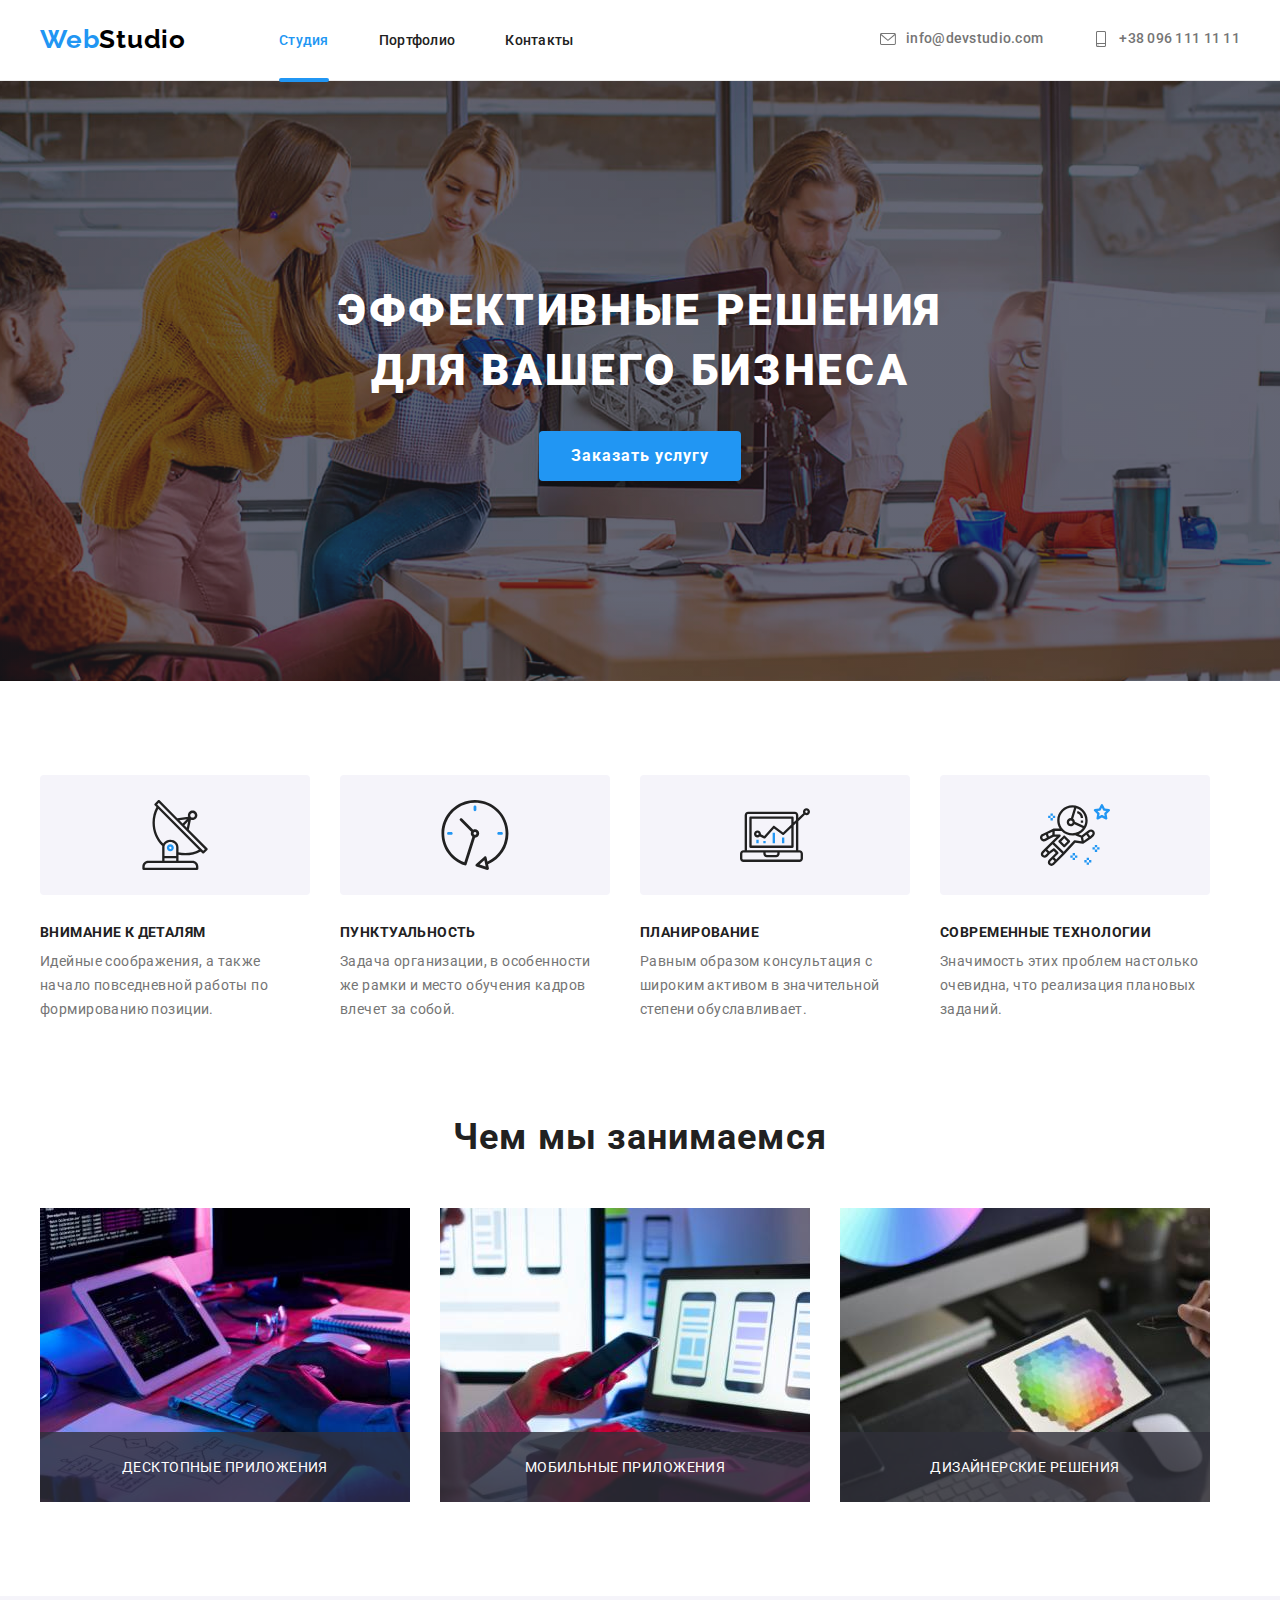
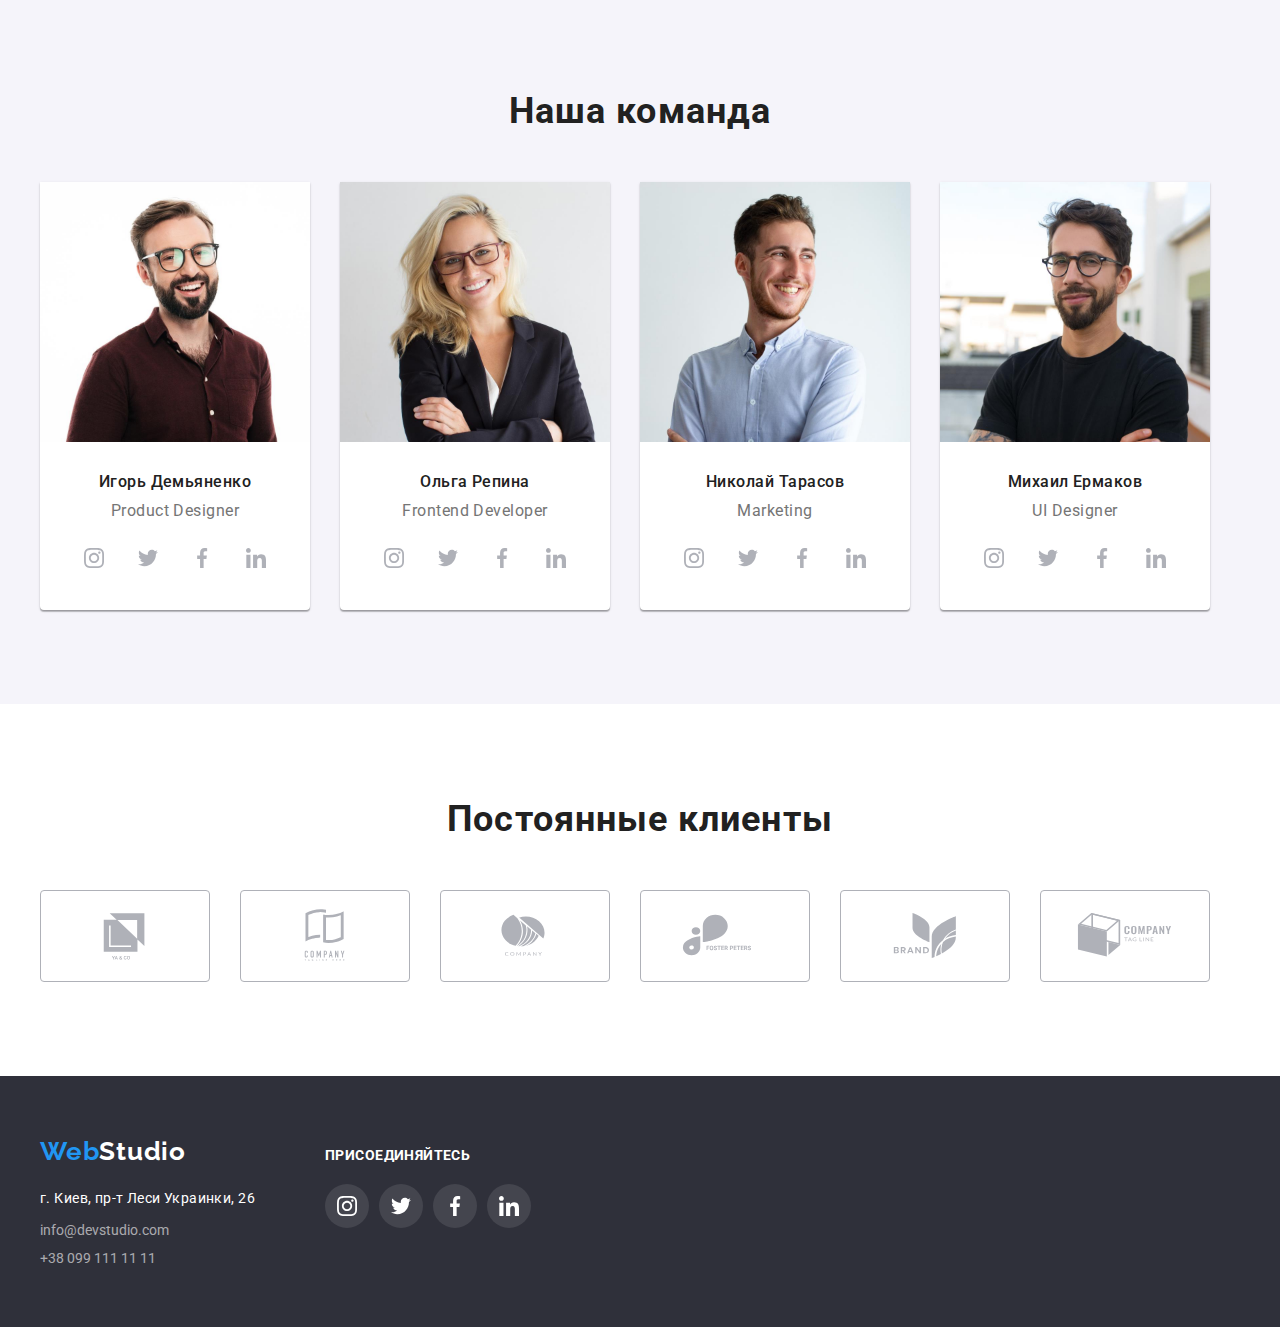
<file: index.html>
<!DOCTYPE html>
<html lang="en">

<head>
  <meta charset="UTF-8" />
  <meta http-equiv="X-UA-Compatible" content="IE=edge" />
  <meta name="viewport" content="width=device-width, initial-scale=1.0" />
  <title>WebStudio</title>
  <link rel="preconnect" href="https://fonts.googleapis.com">
  <link rel="preconnect" href="https://fonts.gstatic.com" crossorigin>
  <link href="https://fonts.googleapis.com/css2?family=Raleway:wght@700&family=Roboto:wght@400;500;700;900&display=swap"
    rel="stylesheet">
  <link rel="stylesheet" href="https://cdnjs.cloudflare.com/ajax/libs/modern-normalize/1.1.0/modern-normalize.min.css"
    integrity="sha512-wpPYUAdjBVSE4KJnH1VR1HeZfpl1ub8YT/NKx4PuQ5NmX2tKuGu6U/JRp5y+Y8XG2tV+wKQpNHVUX03MfMFn9Q=="
    crossorigin="anonymous" referrerpolicy="no-referrer" />
  <link rel="stylesheet" href="./css/styles.css">
</head>

<body>
  <header class="header">
    <div class="container header-container">
      <nav class="header-nav">
        <a class="header-logo link" href="#">Web<span>Studio</span></a>
        <ul class="header-list list">
          <li class="header-item nav">
            <a href="#" class="header-link active">Студия</a>
          </li>
          <li class="header-item nav">
            <a href="portfolio.html" class="header-link link">Портфолио</a>
          </li>
          <li class="header-item nav">
            <a href="#" class="header-link link">Контакты</a>
          </li>
        </ul>
      </nav>
      <ul class="header-datas list">
        <li class="header-item item">
          <a class="header-data mail link" href="mailto:info@devstudio.com">
            <svg class="icon-data-mail" width="16" height="16">
              <use href="./images/icons.svg#icon-envelope"></use>
            </svg>
            <span class="mail-hover">info@devstudio.com</span>
          </a>
        </li>
        <li class="header-item item">
          <a class="header-data tel link" href="tel:+380961111111">
            <svg class="icon-data-mail" width="16" height="16">
              <use href="./images/icons.svg#icon-smartphone"></use>
            </svg>
            <span class="tel-hover">+38 096 111 11 11</span>
          </a>
        </li>
      </ul>
    </div>
    <div class="window is-hidden" data-modal>
      <div class="modal">
        <div class="modal-close" data-modal-close>
          <svg class="close-img" width="18" height="18">
            <use href="./images/symbol-defs.svg#icon-close-black-18dp-2-1"></use>
          </svg>
        </div>
      </div>
    </div>
  </header>
  <main>
    <section class="wrapper">
      <div class="container">
        <div class="wrapper-container">
          <h1 class="wrapper-title">Эффективные решения для вашего бизнеса</h1>
          <button type="button" class="wrapper-btn" data-modal-open>Заказать услугу</button>
        </div>
      </div>
    </section>
    <section class="section about">
      <div class="container">
        <h2 class="visually-hidden">Наши преимущество</h2>
        <ul class="about-list list">
          <li class="about-item">
            <div class="block icon-antenna">
              <img src="./images/antenna.svg" alt="antenna" width="70" height="70">
            </div>
            <h3 class="about-subtitle">Внимание к деталям</h3>
            <p class="about-subtext">
              Идейные соображения, а также начало повседневной работы по
              формированию позиции.
            </p>
          </li>
          <li class="about-item">
            <div class="block icon-clock">
              <img src="./images/clock.svg" alt="clock" width="70" height="70">
            </div>
            <h3 class="about-subtitle ">Пунктуальность</h3>
            <p class="about-subtext">
              Задача организации, в особенности же рамки и место обучения
              кадров влечет за собой.
            </p>
          </li>
          <li class="about-item">
            <div class="block icon-diagram">
              <img src="./images/diagram.svg" alt="diagram" width="70" height="70">
            </div>
            <h3 class="about-subtitle ">Планирование</h3>
            <p class="about-subtext">
              Равным образом консультация с широким активом в значительной
              степени обуславливает.
            </p>
          </li>
          <li class="about-item">
            <div class="block icon-astronau">
              <img src="./images/astronaut.svg" alt="astronaut" width="70" height="70">
            </div>
            <h3 class="about-subtitle">Современные технологии</h3>
            <p class="about-subtext">
              Значимость этих проблем настолько очевидна, что реализация
              плановых заданий.
            </p>
          </li>
        </ul>
      </div>
    </section>
    <section class="section business">
      <div class="container">
        <h2 class="business-title">Чем мы занимаемся</h2>
        <ul class="business-list list">
          <li class="business-item">
            <div class="bussiness-block">
              <img src="./images/box-1.jpg" alt="code" width="370" height="294" />
              <div class="text-block">Десктопные приложения</div>
            </div>
          </li>
          <li class="business-item">
            <div class="bussiness-block">
              <img src="./images/box-2.jpg" alt="mobile design" width="370" height="294" />
              <div class="text-block">Мобильные приложения</div>
            </div>
          </li>
          <li class="business-item">
            <div class="bussiness-block">
              <img src="./images/box-3.jpg" alt="art" width="370" height="294" />
              <div class="text-block">Дизайнерские решения</div>
            </div>
          </li>
        </ul>
      </div>
    </section>
    <section class="section team">
      <div class="container">
        <h2 class="team-title">Наша команда</h2>
        <ul class="team-list list">
          <li class="team-item">
            <img src="./images/img.jpg" alt="Photo Designer" width="270" height="260" />
            <div class="position">
              <h3 class="team-name">Игорь Демьяненко</h3>
              <p class="team-job">Product Designer</p>
              <ul class="masters-social-list list">
                <li class="masters-social-item item">
                  <a href="" class="masters-social-link link">
                    <svg class="icon-social-mail" width="20" height="20">
                      <use href="./images/icons.svg#icon-instagram"></use>
                    </svg>
                  </a>
                </li>
                <li class="masters-social-item item">
                  <a href="" class="masters-social-link link">
                    <svg class="icon-social-mail" width="20" height="20">
                      <use href="./images/icons.svg#icon-twitter"></use>
                    </svg>
                  </a>
                </li>
                <li class="masters-social-item item">
                  <a href="" class="masters-social-link link">
                    <svg class="icon-social-mail" width="20" height="20">
                      <use href="./images/icons.svg#icon-facebook"></use>
                    </svg>
                  </a>
                </li>
                <li class="masters-social-item item">
                  <a href="" class="masters-social-link link">
                    <svg class="icon-social-mail" width="20" height="20">
                      <use href="./images/icons.svg#icon-linkedin"></use>
                    </svg>
                  </a>
                </li>
              </ul>
            </div>
          </li>
          <li class="team-item">
            <img src="./images/img-1.jpg" alt="Photo Frontend" width="270" height="260" />
            <div class="position">
              <h3 class="team-name">Ольга Репина</h3>
              <p class="team-job">Frontend Developer</p>
              <ul class="masters-social-list list">
                <li class="masters-social-item item">
                  <a href="" class="masters-social-link link">
                    <svg class="icon-social-mail" width="20" height="20">
                      <use href="./images/icons.svg#icon-instagram"></use>
                    </svg>
                  </a>
                </li>
                <li class="masters-social-item item">
                  <a href="" class="masters-social-link link">
                    <svg class="icon-social-mail" width="20" height="20">
                      <use href="./images/icons.svg#icon-twitter"></use>
                    </svg>
                  </a>
                </li>
                <li class="masters-social-item item">
                  <a href="" class="masters-social-link link">
                    <svg class="icon-social-mail" width="20" height="20">
                      <use href="./images/icons.svg#icon-facebook"></use>
                    </svg>
                  </a>
                </li>
                <li class="masters-social-item item">
                  <a href="" class="masters-social-link link">
                    <svg class="icon-social-mail" width="20" height="20">
                      <use href="./images/icons.svg#icon-linkedin"></use>
                    </svg>
                  </a>
                </li>
              </ul>
            </div>
          </li>
          <li class="team-item">
            <img src="./images/img-2.jpg" alt="Photo Designer" width="270" height="260" />
            <div class="position">
              <h3 class="team-name">Николай Тарасов</h3>
              <p class="team-job">Marketing</p>
              <ul class="masters-social-list list">
                <li class="masters-social-item item">
                  <a href="" class="masters-social-link link">
                    <svg class="icon-social-mail" width="20" height="20">
                      <use href="./images/icons.svg#icon-instagram"></use>
                    </svg>
                  </a>
                </li>
                <li class="masters-social-item item">
                  <a href="" class="masters-social-link link">
                    <svg class="icon-social-mail" width="20" height="20">
                      <use href="./images/icons.svg#icon-twitter"></use>
                    </svg>
                  </a>
                </li>
                <li class="masters-social-item item">
                  <a href="" class="masters-social-link link">
                    <svg class="icon-social-mail" width="20" height="20">
                      <use href="./images/icons.svg#icon-facebook"></use>
                    </svg>
                  </a>
                </li>
                <li class="masters-social-item item">
                  <a href="" class="masters-social-link link">
                    <svg class="icon-social-mail" width="20" height="20">
                      <use href="./images/icons.svg#icon-linkedin"></use>
                    </svg>
                  </a>
                </li>
              </ul>
            </div>
          </li>
          <li class="team-item">
            <img src="./images/img-3.jpg" alt="Photo Designer" width="270" height="260" />
            <div class="position">
              <h3 class="team-name">Михаил Ермаков</h3>
              <p class="team-job">UI Designer</p>
              <ul class="masters-social-list list">
                <li class="masters-social-item item">
                  <a href="" class="masters-social-link link">
                    <svg class="icon-social-mail" width="20" height="20">
                      <use href="./images/icons.svg#icon-instagram"></use>
                    </svg>
                  </a>
                </li>
                <li class="masters-social-item item">
                  <a href="" class="masters-social-link link">
                    <svg class="icon-social-mail" width="20" height="20">
                      <use href="./images/icons.svg#icon-twitter"></use>
                    </svg>
                  </a>
                </li>
                <li class="masters-social-item item">
                  <a href="" class="masters-social-link link">
                    <svg class="icon-social-mail" width="20" height="20">
                      <use href="./images/icons.svg#icon-facebook"></use>
                    </svg>
                  </a>
                </li>
                <li class="masters-social-item item">
                  <a href="" class="masters-social-link link">
                    <svg class="icon-social-mail" width="20" height="20">
                      <use href="./images/icons.svg#icon-linkedin"></use>
                    </svg>
                  </a>
                </li>
              </ul>
            </div>
          </li>
        </ul>
      </div>
    </section>
    <section class="section clients">
      <div class="container">
        <h2 class="clent-title">Постоянные клиенты</h2>
        <ul class="client-list list">
          <li class="client-item">
            <a href="#" class="client-link link">
              <svg class="icon-logo" width="106px" height="60">
                <use href="./images/icons.svg#icon-Logo"></use>
              </svg>
            </a>
          </li>
          <li class="client-item">
            <a href="#" class="client-link link">
              <svg class="icon-logo" width="106px" height="60">
                <use href="./images/icons.svg#icon-Logo-1"></use>
              </svg>
            </a>
          </li>
          <li class="client-item">
            <a href="#" class="client-link link">
              <svg class="icon-logo" width="106px" height="60">
                <use href="./images/icons.svg#icon-Logo-2"></use>
              </svg>
            </a>
          </li>
          <li class="client-item">
            <a href="#" class="client-link link">
              <svg class="icon-logo" width="106px" height="60">
                <use href="./images/icons.svg#icon-Logo-3"></use>
              </svg>
            </a>
          </li>
          <li class="client-item">
            <a href="#" class="client-link link">
              <svg class="icon-logo" width="106px" height="60">
                <use href="./images/icons.svg#icon-Logo-4"></use>
              </svg>
            </a>
          </li>
          <li class="client-item">
            <a href="#" class="client-link link">
              <svg class="icon-logo" width="106px" height="60">
                <use href="./images/icons.svg#icon-Logo-5"></use>
              </svg>
            </a>
          </li>
        </ul>
      </div>
    </section>
  </main>
  <footer class="footer footer-container">
    <div class="container">
      <div class="footer-element">
        <div class="footer-info">
          <a href="#" class="footer-logo link"><span>Web</span>Studio</a>
          <address class="footer-address">
            <ul class="footer-list list">
              <li class="footer-item">
                <a class="footer-link link" href="https://goo.gl/maps/tyRtck3SXWjBfKJK6" target="_blank"
                  rel="noopener noreferrer">г. Киев, пр-т Леси Украинки, 26</a>
              </li>
              <li class="footer-item dates">
                <a href="mailto:info@devstudio.com" class="footer-date link">info@devstudio.com</a>
              </li>
              <li class="footer-item dates">
                <a href="tel:+380961111111" class="footer-date link">+38 099 111 11 11</a>
              </li>
            </ul>
          </address>
        </div>
        <div class="footter-join">
          <p class="join-title">присоединяйтесь</p>
          <ul class="join-social-list list">
            <li class="join-social-item item">
              <a href="" class="join-social-link link">
                <svg class="icon-social" width="20" height="20">
                  <use href="./images/icons.svg#icon-instagram"></use>
                </svg>
              </a>
            </li>
            <li class="join-social-item item">
              <a href="" class="join-social-link link">
                <svg class="icon-social" width="20" height="20">
                  <use href="./images/icons.svg#icon-twitter"></use>
                </svg>
              </a>
            </li>
            <li class="join-social-item item">
              <a href="" class="join-social-link link">
                <svg class="icon-social" width="20" height="20">
                  <use href="./images/icons.svg#icon-facebook"></use>
                </svg>
              </a>
            </li>
            <li class="join-social-item item">
              <a href="" class="join-social-link link">
                <svg class="join-social" width="20" height="20">
                  <use href="./images/icons.svg#icon-linkedin"></use>
                </svg>
              </a>
            </li>
          </ul>
        </div>
      </div>
    </div>
  </footer>

  <script src="./js/modal.js"></script>
</body>
</body>

</html>
</file>
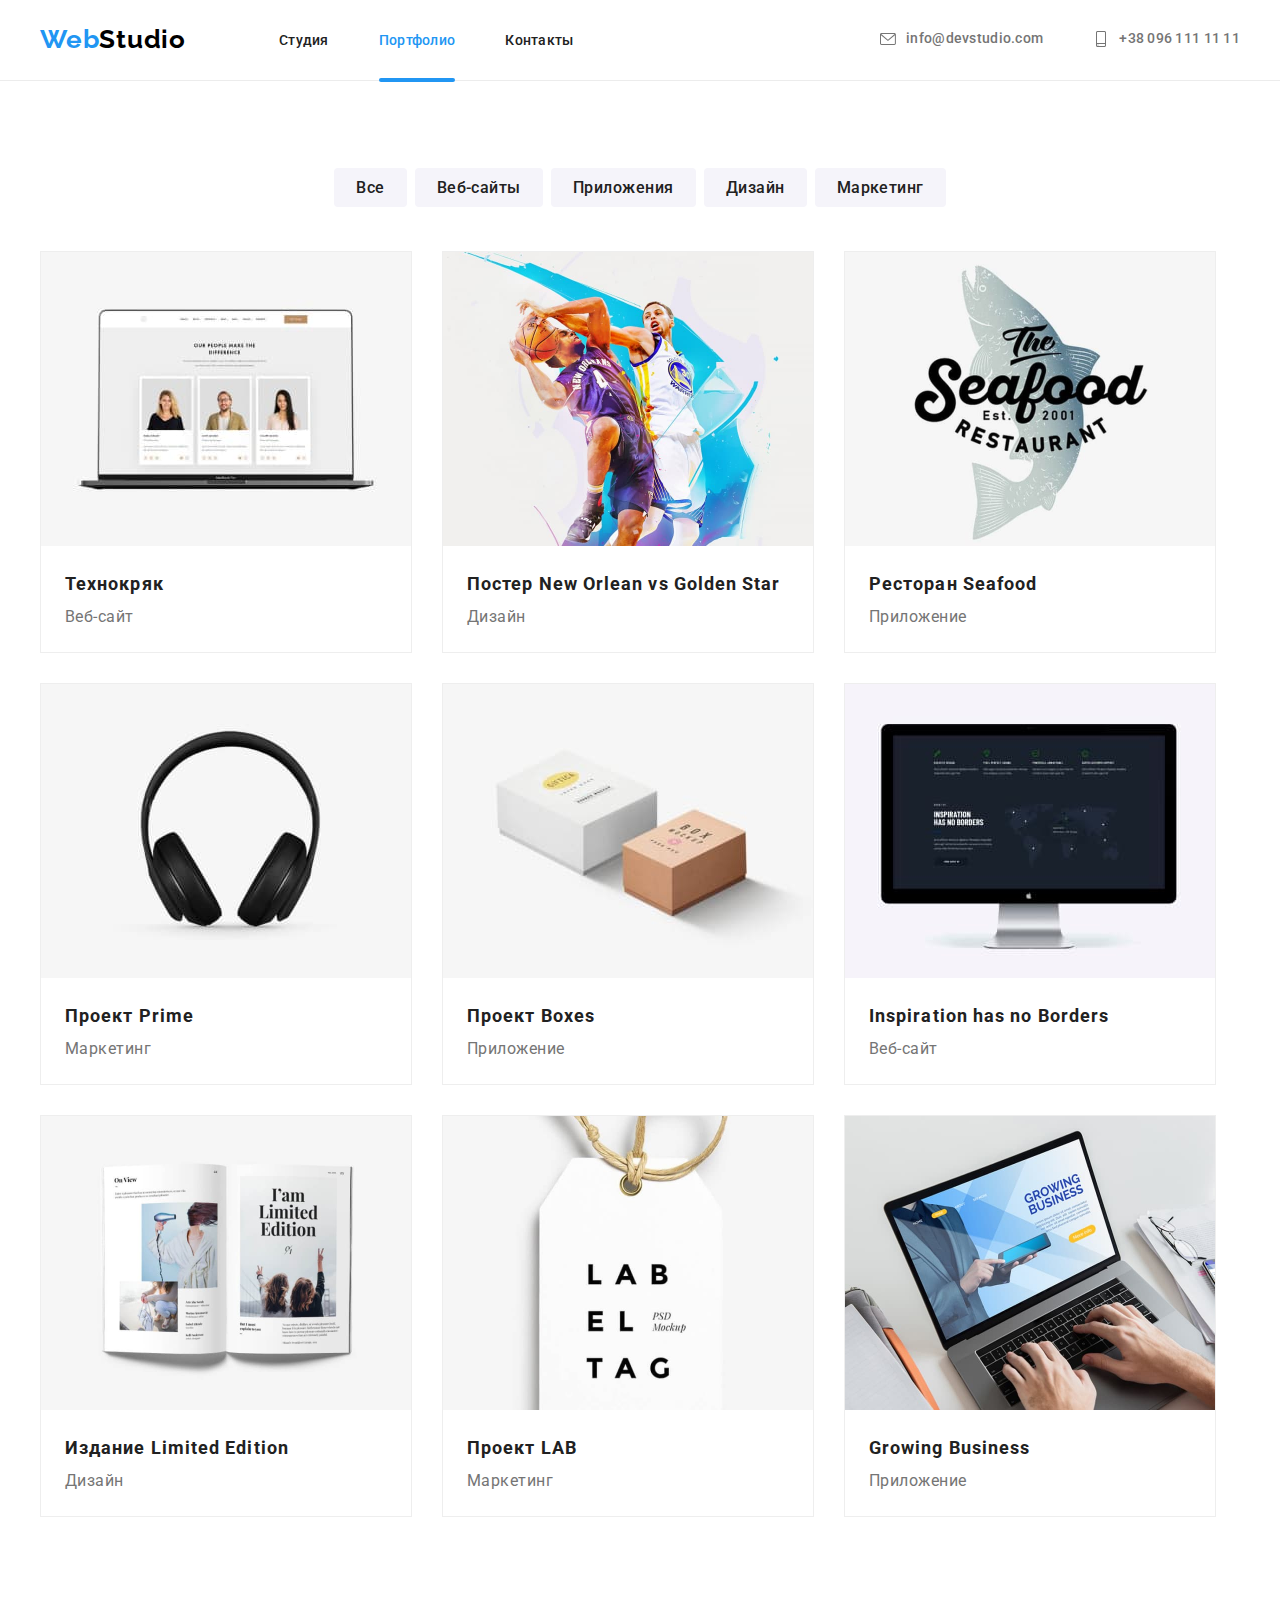
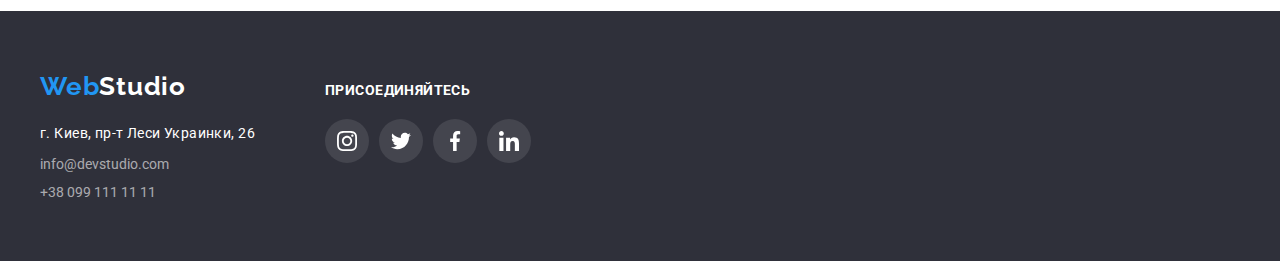
<file: portfolio.html>
<!DOCTYPE html>
<html lang="en">

<head>
    <meta charset="UTF-8">
    <meta http-equiv="X-UA-Compatible" content="IE=edge">
    <meta name="viewport" content="width=device-width, initial-scale=1.0">
    <title>Портфолио</title>
    <link rel="preconnect" href="https://fonts.googleapis.com">
    <link rel="preconnect" href="https://fonts.gstatic.com" crossorigin>
    <link
        href="https://fonts.googleapis.com/css2?family=Raleway:wght@700&family=Roboto:wght@400;500;700;900&display=swap"
        rel="stylesheet">
    <link rel="stylesheet" href="./css/styles.css">
</head>

<body>
    <header class="header">
        <div class="container header-container">
            <nav class="header-nav">
                <a class="header-logo link" href="#">Web<span>Studio</span></a>
                <ul class="header-list list">
                    <li class="header-item nav">
                        <a href="./index.html" class="header-link link">Студия</a>
                    </li>
                    <li class="header-item nav">
                        <a href="#" class="header-link link active">Портфолио</a>
                    </li>
                    <li class="header-item nav">
                        <a href="#" class="header-link link">Контакты</a>
                    </li>
                </ul>
            </nav>
            <ul class="header-datas list">
                <li class="header-item item">
                    <a class="header-data mail link" href="mailto:info@devstudio.com">
                        <svg class="icon-data-mail" width="16" height="16">
                            <use href="./images/icons.svg#icon-envelope"></use>
                        </svg>
                        <span class="mail-hover">info@devstudio.com</span>
                    </a>
                </li>
                <li class="header-item item">
                    <a class="header-data tel link" href="tel:+380961111111">
                        <svg class="icon-data-mail" width="16" height="16">
                            <use href="./images/icons.svg#icon-smartphone"></use>
                        </svg>
                        <span class="tel-hover">+38 096 111 11 11</span>
                    </a>
                </li>
            </ul>
        </div>
    </header>
    <main>
        <section class="section">
            <div class="container container-categories">
                <ul class="categories-list list">
                    <li class="categorie-item"><a href="#" class="categorie-link link">Все</a></li>
                    <li class="categorie-item"><a href="#" class="categorie-link link">Веб-сайты</a></li>
                    <li class="categorie-item"><a href="#" class="categorie-link link">Приложения</a></li>
                    <li class="categorie-item"><a href="#" class="categorie-link link">Дизайн</a></li>
                    <li class="categorie-item"><a href="#" class="categorie-link link">Маркетинг</a></li>
                </ul>
                <ul class="collection-list list">
                    <li class="collection-item">
                        <a href="#" class="collection-links link">
                            <div class="box">
                                <img src="./images/imgs-1.jpg" alt="Photo Designer" width="370" height="294" />
                                <div class="box-hover">
                                    <p class="box-text">
                                        Технокряк это современная площадка распространения коронавируса. Компании
                                        используют эту платформу для цифрового
                                        шпионажа и атак на защищённые сервера конкурентов.
                                    </p>
                                </div>
                            </div>
                            <div class="collection-text">
                                <h3 class="collection-name">Технокряк</h3>
                                <p class="collection-meaning">Веб-сайт</p>
                            </div>
                        </a>
                    </li>
                    <li class="collection-item">
                        <a href="#" class="collection-links link">
                            <div class="box">
                                <img src="./images/imgs-2.jpg" alt="Photo Frontend" width="370" height="294" />
                                <div class="box-hover">
                                    <p class="box-text">
                                        Технокряк это современная площадка распространения коронавируса. Компании
                                        используют эту платформу для цифрового
                                        шпионажа и атак на защищённые сервера конкурентов.
                                    </p>
                                </div>
                            </div>
                            <div class="collection-text">
                                <h3 class="collection-name">Постер New Orlean vs Golden Star</h3>
                                <p class="collection-meaning">Дизайн</p>
                            </div>
                        </a>
                    </li>
                    <li class="collection-item">
                        <a href="#" class="collection-links link">
                            <div class="box">
                                <img src="./images/imgs-3.jpg" alt="Photo Frontend" width="370" height="294" />
                                <div class="box-hover">
                                    <p class="box-text">
                                        Технокряк это современная площадка распространения коронавируса. Компании
                                        используют эту платформу для цифрового
                                        шпионажа и атак на защищённые сервера конкурентов.
                                    </p>
                                </div>
                            </div>
                            <div class="collection-text">
                                <h3 class="collection-name">Ресторан Seafood</h3>
                                <p class="collection-meaning">Приложение</p>
                            </div>
                        </a>
                    </li>
                    <li class="collection-item">
                        <a href="#" class="collection-links link">
                            <div class="box">
                                <img src="./images/img-4.jpg" alt="Photo Designer" width="370" height="294" />
                                <div class="box-hover">
                                    <p class="box-text">
                                        Технокряк это современная площадка распространения коронавируса. Компании
                                        используют эту платформу для цифрового
                                        шпионажа и атак на защищённые сервера конкурентов.
                                    </p>
                                </div>
                            </div>
                            <div class="collection-text">
                                <h3 class="collection-name">Проект Prime</h3>
                                <p class="collection-meaning">Маркетинг</p>
                            </div>
                        </a>
                    </li>
                    <li class="collection-item">
                        <a href="#" class="collection-links link">
                            <div class="box">
                                <img src="./images/img-5.jpg" alt="Photo Designer" width="370" height="294" />
                                <div class="box-hover">
                                    <p class="box-text">
                                        Технокряк это современная площадка распространения коронавируса. Компании
                                        используют эту платформу для цифрового
                                        шпионажа и атак на защищённые сервера конкурентов.
                                    </p>
                                </div>
                            </div>
                            <div class="collection-text">
                                <h3 class="collection-name">Проект Boxes</h3>
                                <p class="collection-meaning">Приложение</p>
                            </div>
                        </a>
                    </li>
                    <li class="collection-item">
                        <a href="#" class="collection-links link">
                            <div class="box">
                                <img src="./images/img-6.jpg" alt="Photo Designer" width="370" height="294" />
                                <div class="box-hover">
                                    <p class="box-text">
                                        Технокряк это современная площадка распространения коронавируса. Компании
                                        используют эту платформу для цифрового
                                        шпионажа и атак на защищённые сервера конкурентов.
                                    </p>
                                </div>
                            </div>
                            <div class="collection-text">
                                <h3 class="collection-name">Inspiration has no Borders</h3>
                                <p class="collection-meaning">Веб-сайт</p>
                            </div>
                        </a>
                    </li>
                    <li class="collection-item">
                        <a href="#" class="collection-links link">
                            <div class="box">
                                <img src="./images/img-7.jpg" alt="Photo Designer" width="370" height="294" />
                                <div class="box-hover">
                                    <p class="box-text">
                                        Технокряк это современная площадка распространения коронавируса. Компании
                                        используют эту платформу для цифрового
                                        шпионажа и атак на защищённые сервера конкурентов.
                                    </p>
                                </div>
                            </div>
                            <div class="collection-text">
                                <h3 class="collection-name">Издание Limited Edition</h3>
                                <p class="collection-meaning">Дизайн</p>
                            </div>
                        </a>
                    </li>
                    <li class="collection-item">
                        <a href="#" class="collection-links link">
                            <div class="box">
                                <img src="./images/img-8.jpg" alt="Photo Designer" width="370" height="294" />
                                <div class="box-hover">
                                    <p class="box-text">
                                        Технокряк это современная площадка распространения коронавируса. Компании
                                        используют эту платформу для цифрового
                                        шпионажа и атак на защищённые сервера конкурентов.
                                    </p>
                                </div>
                            </div>
                            <div class="collection-text">
                                <h3 class="collection-name">Проект LAB</h3>
                                <p class="collection-meaning">Маркетинг</p>
                            </div>
                        </a>
                    </li>
                    <li class="collection-item">
                        <a href="#" class="collection-links link">
                            <div class="box">
                                <img src="./images/img-9.jpg" alt="Photo Designer" width="370" height="294" />
                                <div class="box-hover">
                                    <p class="box-text">
                                        Технокряк это современная площадка распространения коронавируса. Компании
                                        используют эту платформу для цифрового
                                        шпионажа и атак на защищённые сервера конкурентов.
                                    </p>
                                </div>
                            </div>
                            <div class="collection-text">
                                <h3 class="collection-name">Growing Business</h3>
                                <p class="collection-meaning">Приложение</p>
                            </div>
                        </a>
                    </li>
                </ul>
            </div>
        </section>
    </main>
    <footer class="footer footer-container">
        <div class="container">
            <div class="footer-element">
                <div class="footer-info">
                    <a href="#" class="footer-logo link"><span>Web</span>Studio</a>
                    <address class="footer-address">
                        <ul class="footer-list list">
                            <li class="footer-item">
                                <a class="footer-link link" href="https://goo.gl/maps/tyRtck3SXWjBfKJK6" target="_blank"
                                    rel="noopener noreferrer">г. Киев, пр-т Леси Украинки, 26</a>
                            </li>
                            <li class="footer-item dates">
                                <a href="mailto:info@devstudio.com" class="footer-date link">info@devstudio.com</a>
                            </li>
                            <li class="footer-item dates">
                                <a href="tel:+380961111111" class="footer-date link">+38 099 111 11 11</a>
                            </li>
                        </ul>
                    </address>
                </div>
                <div class="footter-join">
                    <h5 class="join-title">присоединяйтесь</h5>
                    <ul class="join-social-list list">
                        <li class="join-social-item item">
                            <a href="" class="join-social-link link">
                                <svg class="icon-social" width="20" height="20">
                                    <use href="./images/icons.svg#icon-instagram"></use>
                                </svg>
                            </a>
                        </li>
                        <li class="join-social-item item">
                            <a href="" class="join-social-link link">
                                <svg class="icon-social" width="20" height="20">
                                    <use href="./images/icons.svg#icon-twitter"></use>
                                </svg>
                            </a>
                        </li>
                        <li class="join-social-item item">
                            <a href="" class="join-social-link link">
                                <svg class="icon-social" width="20" height="20">
                                    <use href="./images/icons.svg#icon-facebook"></use>
                                </svg>
                            </a>
                        </li>
                        <li class="join-social-item item">
                            <a href="" class="join-social-link link">
                                <svg class="join-social" width="20" height="20">
                                    <use href="./images/icons.svg#icon-linkedin"></use>
                                </svg>
                            </a>
                        </li>
                    </ul>
                </div>
            </div>
        </div>
    </footer>
</body>

</html>
</file>
<file: css/styles.css>
:root {
    --clr-white: #FFFFFF;
    --clr-grey: #212121;
    --clr-grey-1:#2F303A;
    --clr-grey-2: #757575;
    --clr-grey-3:rgba(255, 255, 255, 0.6);
    --clr-grey-light: #F5F4FA;
    --clr-black: #000000;
    --clr-hover: #2196F3;
    --clr-icon: #afb1b8;
    --clr-box-hover: rgba(33, 150, 243, 0.9);
}

p, h1, h2, h3, h4, h5, h6 {
    margin: 0;
}
ul {
    margin: 0;
    padding: 0;
}
button {
    display: block;
    margin: 0 auto;
}

img {
    max-width: 100%;
    display: block;
    height: auto;
}

body {
    font-family: 'Roboto';
    color: var(--clr-grey);
    margin: 0;
}

.container {
    width: 1200px;
    padding-left: 15px;
    padding-right: 15px;
    margin: 0 auto;
}

.list {
    list-style: none;
}
a {
    text-decoration: none;
}
.visually-hidden {
    position: absolute;
    white-space: nowrap;
    width: 1px;
    height: 1px;
    overflow: hidden;
    border: 0;
    padding: 0;
    clip: rect(0 0 0 0);
    clip-path: inset(50%);
    margin: -1px;
}
.section {
    padding-top: 94px;
    padding-bottom: 94px;
}
/* --------------- HEADER --------------- */
.nav .active {
    position: relative;
    color: var(--clr-hover);
    
}
.nav > .active::after{
    position: absolute;
    bottom: -34px;
    width: 100%;
    content: '';
    display: block;
    height: 4px;
    background-color: #2196F3;
    border-radius: 2px;
}

.header {
    border-bottom: 1px solid #ECECEC;
}
.header-container {
    display: flex;
    align-items: center;
    justify-content: space-between;
    padding-top: 24px;
    padding-bottom: 25px;
}
.header-nav {
    display: flex;
    align-items: center;
}
.header-list {
    display: flex;
}
.header-datas {
    display: flex;
}
.header-logo {
    font-family: Raleway;
    font-weight: 700;
    font-size: 26px;
    line-height: 1.19;
    letter-spacing: 0.03em;
    color: var(--clr-hover);

    margin-right: 93px;
}
.header-item {
    margin-right: 50px;
}
.header-item:last-child {
    margin-right: 0;
} 
.header-logo span {
    color: var(--clr-black);
}
.header-link {
    font-weight: 500;
    font-size: 14px;
    line-height: 1.14;
    letter-spacing: 0.02em;
    color: var(--clr-grey);

    transition: color 250ms cubic-bezier(0.4, 0, 0.2, 1), transform 250ms cubic-bezier(0.4, 0, 0.2, 1);
}

.header-link:hover,
.header-link:focus {
    color: var(--clr-hover);
}
.header-data {
    font-weight: 500;
    font-size: 14px;
    line-height: 1.14;
    letter-spacing: 0.02em;
    color: var(--clr-grey-2);
    fill:var(--clr-grey-2);

    display: flex;
    align-items: center;

    transition: color 250ms cubic-bezier(0.4, 0, 0.2, 1), transform 250ms cubic-bezier(0.4, 0, 0.2, 1);
}
.header-data:hover,
.header-data:focus {
    color: #2196F3;
    fill:var(--clr-hover);
}
.icon-data-mail {
    margin-right: 10px;
}

.header-data.tel {
    margin-right: 0;
}

/* --------------- Wrapper --------------- */
.wrapper {
    max-width: 1600px;
    margin-right: auto;
    margin-left: auto;
    padding-top: 200px;
    padding-bottom: 200px;
    background-image: linear-gradient(rgba(47, 48, 58, 0.4), rgba(47, 48, 58, 0.4)),url(../images/Img.png);
    background-repeat: no-repeat;
    background-position: center;
    background-size: cover;

}
.wrapper-title {
    font-weight: 900;
    font-size: 44px;
    line-height: 1.36;
    text-align: center;
    letter-spacing: 0.06em;
    text-transform: uppercase;
    color: var(--clr-white);
    
    margin: 0 auto;
    margin-bottom: 30px;

    width: 696px;
}
.wrapper-btn {
    font-family: Roboto;
    font-weight: 700;
    font-size: 16px;
    line-height: 1.87;
    text-align: center;
    letter-spacing: 0.06em;
    color: var(--clr-white);

    padding: 10px 32px;

    border: none;
    background-color: var(--clr-hover);
    box-shadow: 0px 4px 4px rgba(0, 0, 0, 0.15);
    border-radius: 4px; 

    cursor: pointer;
    
    transition: background-color, color 250ms cubic-bezier(0.4, 0, 0.2, 1), transform 250ms cubic-bezier(0.4, 0, 0.2, 1);
}

/* --------------- About --------------- */
.about-list {
    display: flex;
}
.about-item:not(:last-child) {
    margin-right: 30px;
}
.about-icon {
    display: flex;
    align-items: center;
}
.block {
    background-color: var(--clr-grey-light);
    width: 270px;
    height: 120px;
    border-radius: 4px;
    display: flex;
    justify-content: center;
    margin-bottom: 30px;
}

.about-title {
    font-weight: 700;
    font-size: 36px;
    line-height: 1.17;
    text-align: center;
    letter-spacing: 0.03em;
    color: var(--clr-grey);

    display: block;
}
.about-subtitle {
    font-weight: 700;
    font-size: 14px;
    line-height: 1.14;
    letter-spacing: 0.03em;
    text-transform: uppercase;
    color: var(--clr-grey);
    margin-bottom: 10px;

}
.about-subtext {
    font-size: 14px;
    line-height: 1.71;
    letter-spacing: 0.03em;
    color: var(--clr-grey-2);

    width: 270px;
}

.window {
    position: fixed;
    top: 0;
    left: 0;
    width: 100%;
    height: 100%;
    background-color: rgba(0, 0, 0, 0.2);
    transition: opacity 250ms, visibility 250ms;
}
.window.is-hidden {
    visibility: hidden;
    opacity: 0;
    pointer-events: none;
}
.modal {
    position: absolute;
    top: 50%;
    left: 50%;
    transform: translate(-50%, -50%);
    width: 528px;
    height: 581px;
    background-color: var(--clr-white);
    box-shadow: 0px 1px 3px rgba(0, 0, 0, 0.12), 0px 1px 1px rgba(0, 0, 0, 0.14), 0px 2px 1px rgba(0, 0, 0, 0.2);
    border-radius: 4px;
}
.modal-close {
    position: absolute;
    top: 0;
    right: 0;
    display: flex;
    padding: 6px;
    margin: 8px 8px 0 0;
    border: 1px solid rgba(0, 0, 0, 0.1);
    border-radius: 100%;
    cursor: pointer;
}
/* --------------- Business --------------- */
.business {
    padding-top: 0;
}
.business-title {
    font-weight: 700;
    font-size: 36px;
    line-height: 1.17;
    text-align: center;
    letter-spacing: 0.03em;
    color: var(--clr-grey);
}
.business-list {
    display: flex;
    margin-top: 50px;
}
.bussiness-block {
    position: relative;
}
.text-block {
    position: absolute;
    bottom: 0;
    left: 0;
    width: 100%;
    height: 70px;
    background: rgba(47, 48, 58, 0.8);

    font-size: 14px;
    line-height: 16px;
    letter-spacing: 0.03em;
    text-transform: uppercase;
    color: var(--clr-white);
    display: flex;
    align-items: center;
    justify-content: center;
}
.business-item:not(:last-child) {
    margin-right: 30px;
}
/* --------------- Team --------------- */
.team-title {
    font-weight: 700;
    font-size: 36px;
    line-height: 1.17;
    text-align: center;
    letter-spacing: 0.03em;
    color: var(--clr-grey);
}
.team {
    background-color: #F5F4FA;
}
.team-list {
    display: flex;
    margin-top: 50px;
}  
.team-item {
    background-color: var(--clr-white);
    box-shadow: 0px 1px 3px rgba(0, 0, 0, 0.12), 0px 1px 1px rgba(0, 0, 0, 0.14), 0px 2px 1px rgba(0, 0, 0, 0.2);
    border-radius: 0px 0px 4px 4px;
}

.team-item:not(:last-child){
    margin-right: 30px;
}
.position {
    padding: 30px 0;
}
.team-name {
    font-weight: 500;
    font-size: 16px;
    line-height: 1.19;
    text-align: center;
    letter-spacing: 0.03em;
    color: var(--clr-grey);

    margin-bottom: 10px;
}
.team-job {
    font-size: 16px;
    line-height: 1.14; 
    text-align: center;
    letter-spacing: 0.03em;
    color: var(--clr-grey-2);
}
.masters-team {
    padding: 16px 32px 0 32px;
}
.masters-social-list {
    margin-top: 16px;
    display: flex;
    justify-content: center;
}
.masters-social-item {
    width: 44px;
    height: 44px;
}
.masters-social-item + .masters-social-item {
    margin-left: 10px;
}
.masters-social-link {
    fill: var(--clr-icon);  
    width: 100%;
    height: 100%;
    border-radius: 50px;
    display: flex;
    align-items: center;
    justify-content: center;

    transition: background-color 250ms cubic-bezier(0.4, 0, 0.2, 1), fill 250ms cubic-bezier(0.4, 0, 0.2, 1), transform 250ms cubic-bezier(0.4, 0, 0.2, 1);
}
.masters-social-link:hover,
.masters-social-link:focus {
    width: 100%;
    height: 100%;
    border-radius: 50px;
    background-color: var(--clr-hover);
    fill: var(--clr-white);
    display: flex;
    align-items: center;
    justify-content: center;
}
/* ------------------- Clients ------------------- */
.clent-title {
    font-weight: 700;
    font-size: 36px;
    line-height: 1.17;
    text-align: center;
    letter-spacing: 0.03em;
    color: var(--clr-grey);

    margin-bottom: 50px;
}
.client-list {
    display: flex;
}
.client-item:not(:last-child) {
    margin-right: 30px;
}
.client-link {
    width: 170px;
    height: 92px;

    fill: var(--clr-icon);

    display: flex;
    align-items: center;
    justify-content: center;
    border: 1px solid var(--clr-icon);
    box-sizing: border-box;
    border-radius: 4px;

    transition: border 250ms cubic-bezier(0.4, 0, 0.2, 1), fill 250ms cubic-bezier(0.4, 0, 0.2, 1), transform 250ms cubic-bezier(0.4, 0, 0.2, 1);
}
.client-link:hover,
.client-link:focus {
    fill: var(--clr-hover);
    border: 1px solid var(--clr-hover);
}
/* --------------- FOTTER --------------- */
.footer {
    background-color: var(--clr-grey-1);
    padding-top: 60px;
    padding-bottom: 60px;
}
.footer-element{
    align-items: baseline;
    display: flex;
}
.footer-info {
    margin-right: 70px;
}
.footer-logo {
    font-family: Raleway;
    font-weight: 700;
    font-size: 26px;
    line-height: 1.19;
    letter-spacing: 0.03em;
    color: var(--clr-white);
}
.footer-logo span {
    color: var(--clr-hover);
}
address {
    margin-top: 20px;
}
.footer-list {
    font-style: normal;
}

.footer-item:not(:last-child) {
    margin-bottom: 9px;
}
.footer-link {
    font-size: 14px;
    line-height: 1.71;
    letter-spacing: 0.03em;
    color: var(--clr-white);
}
.footer-date {
    font-size: 14px;
    color: var(--clr-grey-3);
}
.join-title {
    font-weight: bold;
    font-size: 14px;
    line-height: 1.14;
    letter-spacing: 0.03em;
    text-transform: uppercase;
    color: var(--clr-white);
    margin-bottom: 20px;
}
.join-social-list {
    display: flex;
}
.join-team {
    padding: 16px 32px 0 32px;
}
.join-social-list {
    display: flex;
    justify-content: center;
}
.join-social-item {
    width: 44px;
    height: 44px;
}
.join-social-item + .join-social-item {
    margin-left: 10px;
}
.join-social-link {
    fill: var(--clr-white);  
    width: 100%;
    height: 100%;
    background-color: rgba(255, 255, 255, 0.1);
    border-radius: 50px;
    display: block;
    display: flex;
    align-items: center;
    justify-content: center;

    transition: background-color 250ms cubic-bezier(0.4, 0, 0.2, 1), transform 250ms cubic-bezier(0.4, 0, 0.2, 1);
}
.join-social-link:hover,
.join-social-link:focus {
    width: 100%;
    height: 100%;
    border-radius: 50px;
    display: block;
    background-color: var(--clr-hover);
    display: flex;
    align-items: center;
    justify-content: center;

}
/* --------------- Categories --------------- */
.categories-list {
    display: flex;
    justify-content: center;
}
.collection-list {
    padding-top: 50px;
}
.categorie-item:not(:last-child){
    margin-right:8px;
}
.categorie-link {
    background: #F5F4FA;
    border-radius: 4px;

    font-weight: 500;
    font-size: 16px;
    line-height: 1.62;
    text-align: center;
    letter-spacing: 0.03em;
    color: var(--clr-grey);
    padding: 10px 22px;

    transition: background-color 250ms cubic-bezier(0.4, 0, 0.2, 1), color 250ms cubic-bezier(0.4, 0, 0.2, 1), transform 250ms cubic-bezier(0.4, 0, 0.2, 1);
}
.categorie-link:hover,
.categorie-link:focus{
    background-color: var(--clr-hover);
    box-shadow: 0px 3px 1px rgba(0, 0, 0, 0.1), 0px 1px 2px rgba(0, 0, 0, 0.08), 0px 2px 2px rgba(0, 0, 0, 0.12);
    border-radius: 4px;
    color: var(--clr-white);
}


/* --------------- Collection --------------- */
.box {
    position: relative;
    overflow: hidden;
}
.collection-links {
    transition: transform 900ms cubic-bezier(0.4, 0, 0.2, 1);
}
.collection-links:hover .box-hover {
    transform: translateY(0);
}
.box-hover {
    position: absolute;
    top: 0;
    left: 0;
    width: 100%;
    height: 100%;
    background-color: var(--clr-box-hover);

    transform: translateY(100%);
    transition: transform 250ms cubic-bezier(0.4, 0, 0.2, 1);
}
.box-text {
    font-size: 17px;
    line-height: 1.56;
    letter-spacing: 0.03em;
    color: var(--clr-white);
    padding: 63px 24px;
}

.collections {
    padding-top: 0;
}
.collection-list {
    display: flex;
    flex-wrap: wrap;
}
.collection-item {
    width: 370px;
    background: var(--clr-white);
    border: 1px solid #EEEEEE;
    margin-right: 30px;
    margin-bottom: 30px;
}
.categorie-links {
    transition: background-color 250ms cubic-bezier(0.4, 0, 0.2, 1), transform 250ms cubic-bezier(0.4, 0, 0.2, 1);
}
.collection-links:hover{
    display: block;
    box-shadow: 0px 1px 1px rgba(0, 0, 0, 0.12), 
                0px 4px 4px rgba(0, 0, 0, 0.06), 
                1px 4px 6px rgba(0, 0, 0, 0.16);
}
.collection-links:focus {
    display: block;
    box-shadow: 0px 1px 1px rgba(0, 0, 0, 0.12), 
                0px 4px 4px rgba(0, 0, 0, 0.06), 
                1px 4px 6px rgba(0, 0, 0, 0.16);
}
.collection-item:nth-child(3n) {
    margin-right: 0;
}
.collection-item:nth-child(n+7) {
    margin-bottom: 0;
}
.collection-text {
    padding: 20px 24px;
}
.collection-name {
    font-weight: 700;
    font-size: 18px;
    line-height: 2;
    letter-spacing: 0.06em;
    color: var(--clr-grey);
}
.collection-meaning {
    font-size: 16px;
    line-height: 1.87;
    letter-spacing: 0.03em;
    color: var(--clr-grey-2);
}
</file>
